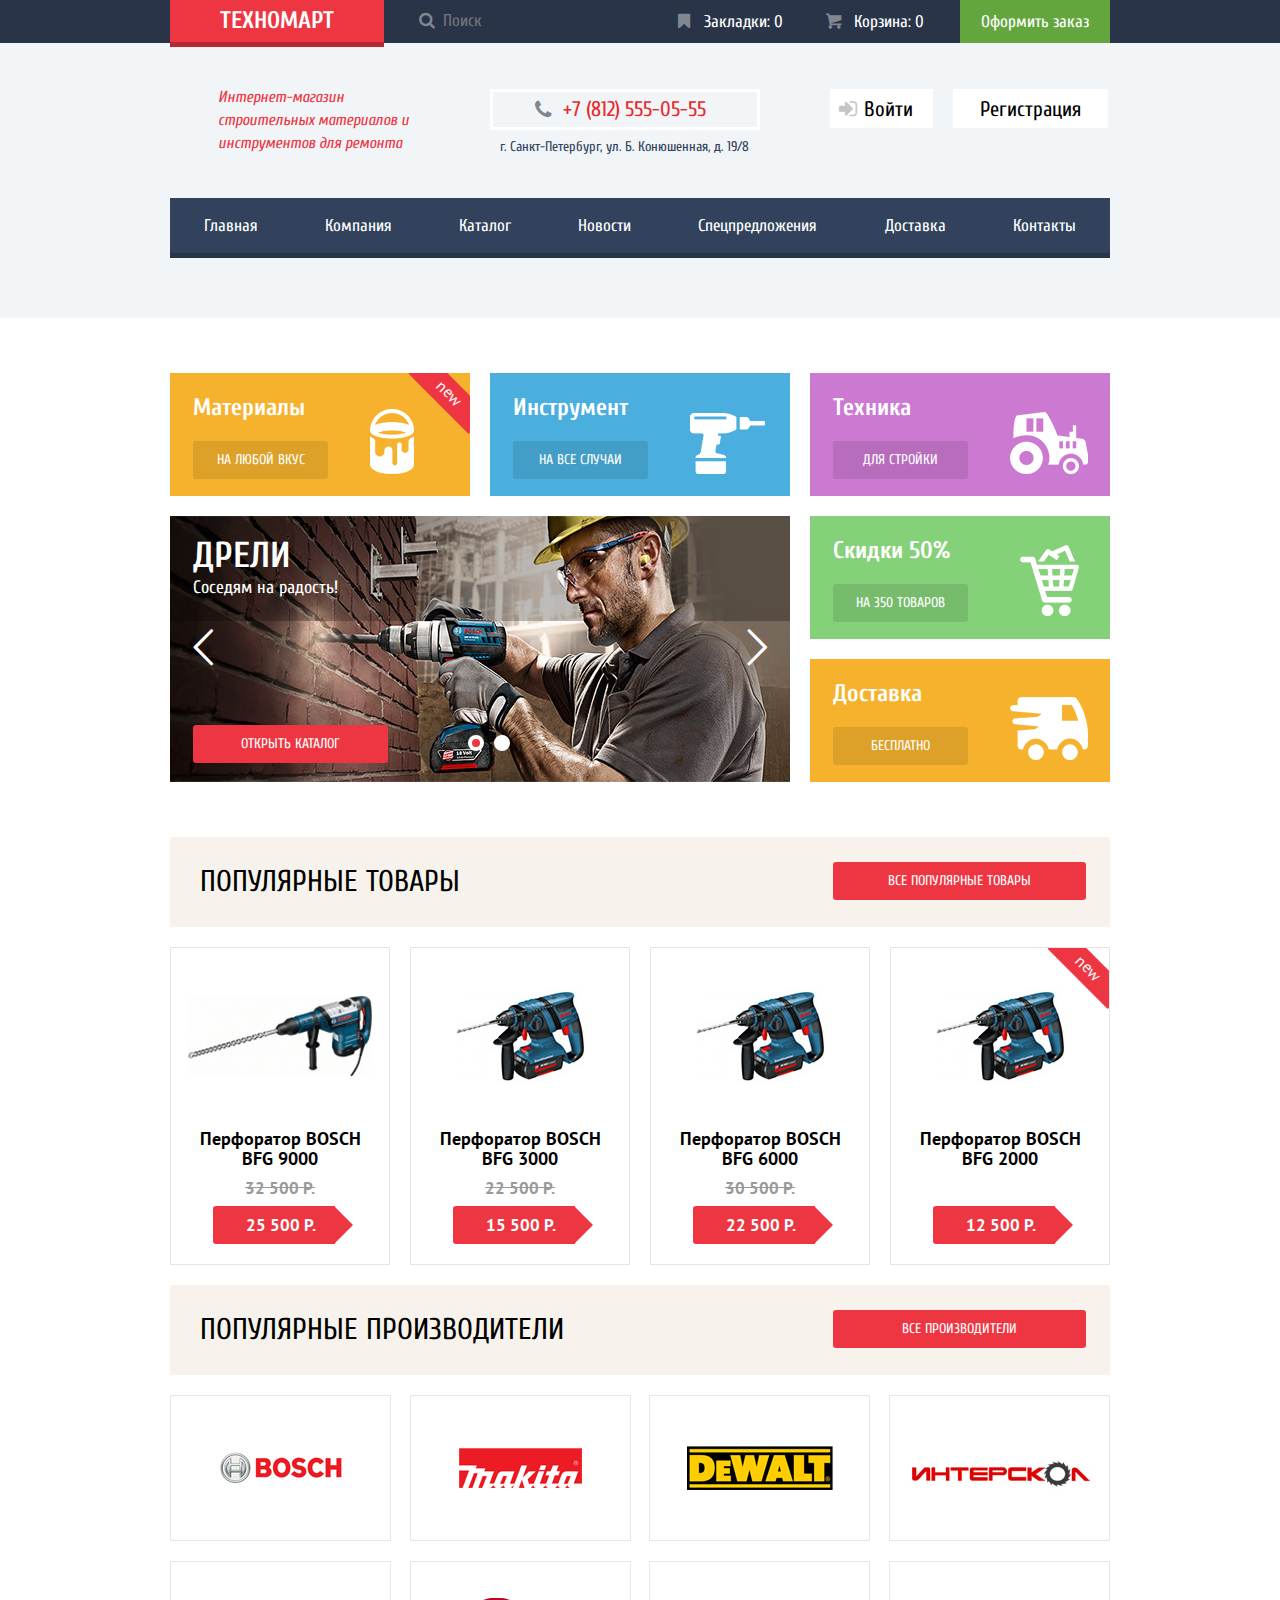
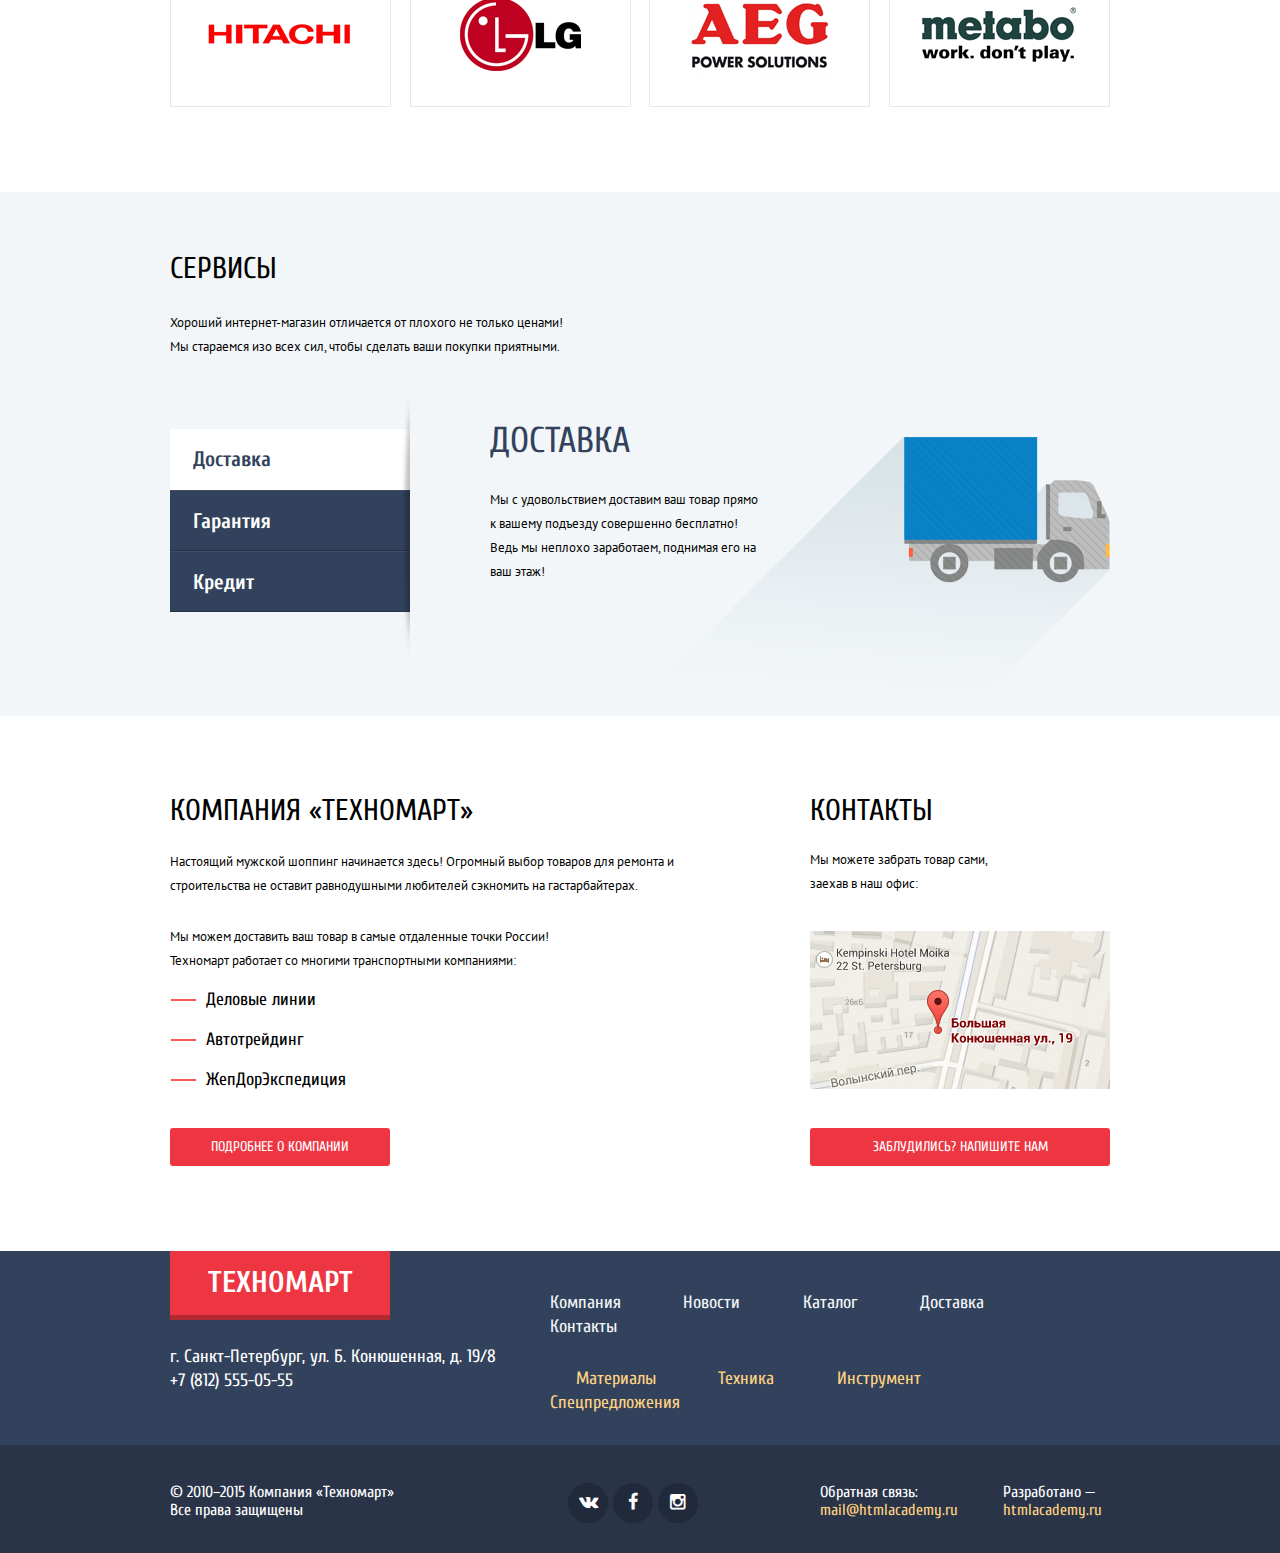
<file: index.html>
<!DOCTYPE html>
<html lang="en">
<head>
	<meta charset="UTF-8">
	<title>Technomart - Index</title>
	<link rel="stylesheet" href="css/normalize.css">
	<link rel="stylesheet" href="css/style.css">
	<link href='https://fonts.googleapis.com/css?family=Cuprum:400,700&subset=latin,cyrillic' rel='stylesheet' type='text/css'>
	<link href='https://fonts.googleapis.com/css?family=PT+Sans:400,700,700italic,400italic&subset=latin,cyrillic' rel='stylesheet' type='text/css'>
</head>
<body>

<!-- Хедер поделённый на верхнее меню и кнопки навигации -->
	<header class="main-header">
		<div class="top-header">
			<div class="container clearfix">
				<div class="top-header-left clearfix">
					<a href="index.html" class="link-techmarket">Техномарт</a>
					<input type="text" class="header-search" name="header-search" id="header-search" placeholder="Поиск">
					<label class="icon-search" for="header-search"></label>
				</div>
				<div class="top-header-right clearfix">
					<a href="#" class="bookmark-link icon-bookmark">Закладки: 0</a>
					<a href="#" class="basket-link icon-basket">Корзина: 0</a>
					<a href="#" class="green-header-link">Оформить заказ</a>
				</div>
			</div>
		</div>
		<div class="menu-header">
			<div class="container">
				<section class="middle-header clearfix">
					<h4>Интернет-магазин строительных материалов и инструментов для ремонта</h4>
					<div class="header-contacts">
						<p class="header-phone icon-phone">+7 (812) 555-05-55</p>
						<p class="header-adress">г. Санкт-Петербург, ул. Б. Конюшенная, д. 19/8</p>
					</div>
					<div class="header-authorization clearfix">
						<a href="#" class="header-btn entry-btn icon-login">Войти</a>
						<a href="#" class="header-btn">Регистрация</a>
					</div>
				</section>
				<ul class="main-navigation">
					<li><a href="index.html">Главная</a></li>
					<li><a href="#">Компания</a></li>
					<li><a href="catalog.html">Каталог</a></li>
					<li><a href="#">Новости</a></li>
					<li><a href="#">Спецпредложения</a></li>
					<li><a href="#">Доставка</a></li>
					<li><a href="#">Контакты</a></li>
				</ul>
			</div>
		</div>
	</header>

<!-- Контейнер с основным контентом -->
	<div class="container">

		<div class="category-items clearfix"> <!-- Секция карточек категорий -->
			<input type="radio" class="slider-input" name="slider-radio" id="radio1" checked="checked">
			<input type="radio" class="slider-input" name="slider-radio" id="radio2">
			<div class="slider-radio">
				<label for="radio1"></label>
				<label for="radio2"></label>
			</div>
			<article class="category-item category-item-materials new-element">
				<i class="sprite sprite-sprite-item-1"></i>
				<h3>Материалы</h3>
				<a href="#" class="btn btn-item">На любой вкус</a>
			</article>
			<article class="category-item category-item-instruments">
				<i class="sprite sprite-sprite-item-2"></i>
				<h3>Инструмент</h3>
				<a href="#" class="btn btn-item">На все случаи</a>
			</article>
			<article class="category-item category-item-technics">
				<i class="sprite sprite-sprite-item-3"></i>
				<h3>Техника</h3>
				<a href="#" class="btn btn-item">Для стройки</a>
			</article>
		  <article class="category-item big-category-item big-category-1">
		  	<h3 class="big-item-headline">Дрели</h3>
		  	<p>Соседям на радость!</p>
		  	<a href="#" class="btn btn-item btn-big-item">Открыть каталог</a>
		  </article> 
		  <article class="category-item big-category-item big-category-2">
		  	<h3 class="big-item-headline">Перфораторы</h3>
		  	<p>Настоящие мужские игрушки</p>
		  	<a href="#" class="btn btn-item btn-big-item">Открыть каталог</a>
		  </article>
			<article class="category-item category-item-discounts">
				<i class="sprite sprite-sprite-item-4"></i>
				<h3>Скидки 50%</h3>
				<a href="#" class="btn btn-item">На 350 товаров</a>
			</article>
			<article class="category-item category-item-delivery">
				<i class="sprite sprite-sprite-item-5"></i>
				<h3>Доставка</h3>
				<a href="#" class="btn btn-item">Бесплатно</a>
			</article>
		</div>

		<section class="popular"> <!-- Секция карточек популярных товаров -->
			<header class="popular-header clearfix">
				<h2>Популярные товары</h2>
				<a href="#" class="btn btn-popular">Все популярные товары</a>
			</header>
			<div class="popular-items clearfix">
				<div class="catalog-item">
					<div class="item-actions">
						<a href="#" class="buy btn icon-basket">Купить</a>
						<a href="#" class="bookmark btn">В закладки</a>		
					</div>
					<img src="img\catalog-item-1.jpg" alt="Перфоратор BOSCH BFG 9000">
					<p class="item-name">Перфоратор BOSCH BFG 9000</p>
					<p class="old-price">32 500 Р.</p>
					<p class="price">25 500 Р.</p>
				</div>
				<div class="catalog-item">
					<div class="item-actions">
						<a href="#" class="buy btn icon-basket">Купить</a>
						<a href="#" class="bookmark btn">В закладки</a>		
					</div>
					<img src="img\catalog-item-2.jpg" alt="Перфоратор BOSCH BFG 3000">
					<p class="item-name">Перфоратор BOSCH BFG 3000</p>
					<p class="old-price">22 500 Р.</p>
					<p class="price">15 500 Р.</p>
				</div>
				<div class="catalog-item">
					<div class="item-actions">
						<a href="#" class="buy btn icon-basket">Купить</a>
						<a href="#" class="bookmark btn">В закладки</a>		
					</div>
					<img src="img\catalog-item-3.jpg" alt="Перфоратор BOSCH BFG 6000">
					<p class="item-name">Перфоратор BOSCH BFG 6000</p>
					<p class="old-price">30 500 Р.</p>
					<p class="price">22 500 Р.</p>
				</div>
				<div class="catalog-item new-element">
					<div class="item-actions">
						<a href="#" class="buy btn icon-basket">Купить</a>
						<a href="#" class="bookmark btn">В закладки</a>		
					</div>
					<img src="img\catalog-item-2.jpg" alt="Перфоратор BOSCH BFG 2000">
					<p class="item-name">Перфоратор BOSCH BFG 2000</p>
					<p class="price">12 500 Р.</p>
				</div>
			</div>
		</section>

		<section class="popular"> <!-- Секция карточек популярных производителей -->
			<header class="popular-header clearfix">
				<h2>Популярные производители</h2>
				<a href="#" class="btn btn-popular">Все производители</a>
			</header>			
			<div class="popular-company clearfix">
				<a href="#" class="popular-item-company" alt="Bosch">Bosch</a>
				<a href="#" class="popular-item-company" alt="Makita">Makita</a>
				<a href="#" class="popular-item-company" alt="DeWalt">DeWalt</a>
				<a href="#" class="popular-item-company" alt="Интерскол">Интерскол</a>
				<a href="#" class="popular-item-company" alt="Hitachi">Hitachi</a>
				<a href="#" class="popular-item-company" alt="LG">LG</a>
				<a href="#" class="popular-item-company" alt="AEG">AEG</a>
				<a href="#" class="popular-item-company" alt="Metabo">Metabo</a>
			</div>
		</section>
	</div>

	<section class="services-features"> <!-- Секция сервисов + переключатель услуг и опций -->
		<div class="container">
			<h2>Сервисы</h2>
			<p class="services-features">Хороший интернет-магазин отличается от плохого не только ценами!
			Мы стараемся изо всех сил, чтобы сделать ваши покупки приятными.</p>
			<div class="features clearfix">
				<ul class="features-left">
					<li class="features-button features-button-active">Доставка</li>
					<li class="features-button">Гарантия</li>
					<li class="features-button">Кредит</li>
				</ul>
				<img src="img\separator.png" alt="sep" class="separator">
				<div class="features-right features-right-1 features-active">
					<h2 class="features-name">Доставка</h2>
					<p class="features-description">Мы с удовольствием доставим ваш товар прямо  к вашему подъезду совершенно бесплатно! Ведь мы неплохо заработаем, поднимая его на ваш этаж!</p>
				</div>
				<div class="features-right features-right-2">
					<h2 class="features-name">Гарантия</h2>
					<p class="features-description">Если купленный у нас товар поломается или заискрит, а также в случае пожара, спровоцированного его возгаранием,  вы всегда можете быть уверены в нашей гарантии. Мы 
					обменяем сгоревший товар на новый. Дом уж восстановите как-нибудь сами.</p>
				</div>
				<div class="features-right features-right-3">
					<h2 class="features-name">Кредит</h2>
					<p class="features-description">Залезть в долговую яму стало проще! 
					Кредитные консультанты придут вам на помощь.</p>
				</div>
			</div>
		</div>
	</section>

	<div class="container clearfix"> <!-- Описание и контакты -->
		<section class="company-description">
			<h2>Компания «Техномарт»</h2>
			<p>Настоящий мужской шоппинг начинается здесь! Огромный выбор товаров для ремонта и строительства не оставит равнодушными любителей сэкномить на гастарбайтерах.</p>
			<p>Мы можем доставить ваш товар в самые отдаленные точки России! Техномарт работает со многими транспортными компаниями: </p>
			<ul class="transport-companies">
				<li>Деловые линии</li>
				<li>Автотрейдинг</li>
				<li>ЖепДорЭкспедиция</li>
			</ul>
			<a href="#" class="btn btn-company-description">Подробнее о компании</a>
		</section>
		 <section class="contacts">
			<h2>Контакты</h2>
			<p>Мы можете забрать товар сами, заехав в наш офис:</p>
			<a href="#" class="map-action">
				<img src="img\map.jpg" alt="contact-map" class="contact-map" width="300" height="158">
			</a>
			<a href="#" class="btn btn-company-description popup-action">Заблудились? Напишите нам</a>
		 </section>
	</div>

	<footer> <!-- Футер, разделенный на две части -->	
		<div class="footer-top">
			<div class="container clearfix">
				<div class="footer-top-left">
					<a href="index.html" class="link-techmarket link-techmarket-footer">Техномарт</a>
					<p class="footer-adress">г. Санкт-Петербург, ул. Б. Конюшенная, д. 19/8</p>
					<p class="footer-phone">+7 (812) 555-05-55</p>
				</div>
				<div class="footer-top-right">
					<ul class="footer-navigation">
						<li><a href="index.html">Компания</a></li>
						<li><a href="#">Новости</a></li>
						<li><a href="catalog.html">Каталог</a></li>
						<li><a href="#">Доставка</a></li>
						<li><a href="#">Контакты</a></li>
					</ul>
					<ul class="footer-navigation footer-navigation-orange">
						<li><a href="#">Материалы</a></li>
						<li><a href="#">Техника</a></li>
						<li><a href="#">Инструмент</a></li>
						<li><a href="#">Спецпредложения</a></li>
					</ul>
				</div>
			</div>
		</div>
		<div class="footer-down">
			<div class="container clearfix">
				<div class="footer-down-item footer-copyright">
					<p>© 2010–2015 Компания «Техномарт»
						Все права защищены</p>
				</div>
				<div class="footer-down-item footer-social">
					<a href="#" class="icon-vk">Vkontate</a>
					<a href="#" class="icon-facebook">Facebook</a>
					<a href="#" class="icon-instagramm">Instagram</a>
				</div>
				<div class="footer-down-item footer-credits clearfix">
					<div class="footer-mail">
						<p>Обратная связь:</p>
						<a href="mailto:mail@htmlacademy.ru">mail@htmlacademy.ru</a>
					</div>	
					<div class="footer-develop">
						<p>Разработано — </p>
						<a href="#">htmlacademy.ru</a>
					</div>
				</div>
			</div>
		</div>
	</footer>


<!-- Всплывающая форма обратной связи -->
	<div class="modal-content">
		<div class="modal-content-close"></div>
		<form action="#" method="get">
			<div class="form-name-mail clearfix">
				<div class="form-name">
					<label for="input-name">Ваше имя:</label>
					<input type="text" id="input-name" name="input-name" placeholder="Представтесь пожалуйста">
				</div>
				<div class="form-mail">
					<label for="input-mail">Ваш e-mail:</label>
					<input type="e-mail" id="input-mail" name="input-mail" placeholder="Для отправки ответа">
				</div>
			</div>
			<label for="textarea1">Текст письма</label>
			<textarea name="text" id="textarea1" placeholder="В свободной форме"></textarea>
			<div class="modal-content-buttons clearfix">
				<button class="btn btn-send" type="submit">Отправить</button>
				<button class="btn btn-cancel">Отмена</button>
			</div>
		</form>
	</div>

<!-- Всплывающая карта -->
<div class="modal-map">
	<div class="modal-content-close"></div>
	<iframe src="https://www.google.com/maps/embed?pb=!1m18!1m12!1m3!1d1998.5991043651586!2d30.320894616097!3d59.938794181876254!2m3!1f0!2f0!3f0!3m2!1i1024!2i768!4f13.1!3m3!1m2!1s0x4696310fca5ba729%3A0xea9c53d4493c879f!2z0JHQvtC70YzRiNCw0Y8g0JrQvtC90Y7RiNC10L3QvdCw0Y8g0YPQuy4sIDE5LCDQodCw0L3QutGCLdCf0LXRgtC10YDQsdGD0YDQsywgMTkxMTg2!5e0!3m2!1sru!2sru!4v1457855021492" width="940" height="446" frameborder="0" style="border:0" allowfullscreen></iframe>
</div>

<script src="js/jquery-2.2.1.min.js"></script>
<script src="js/script.js"></script>
</body>
</html>
</file>
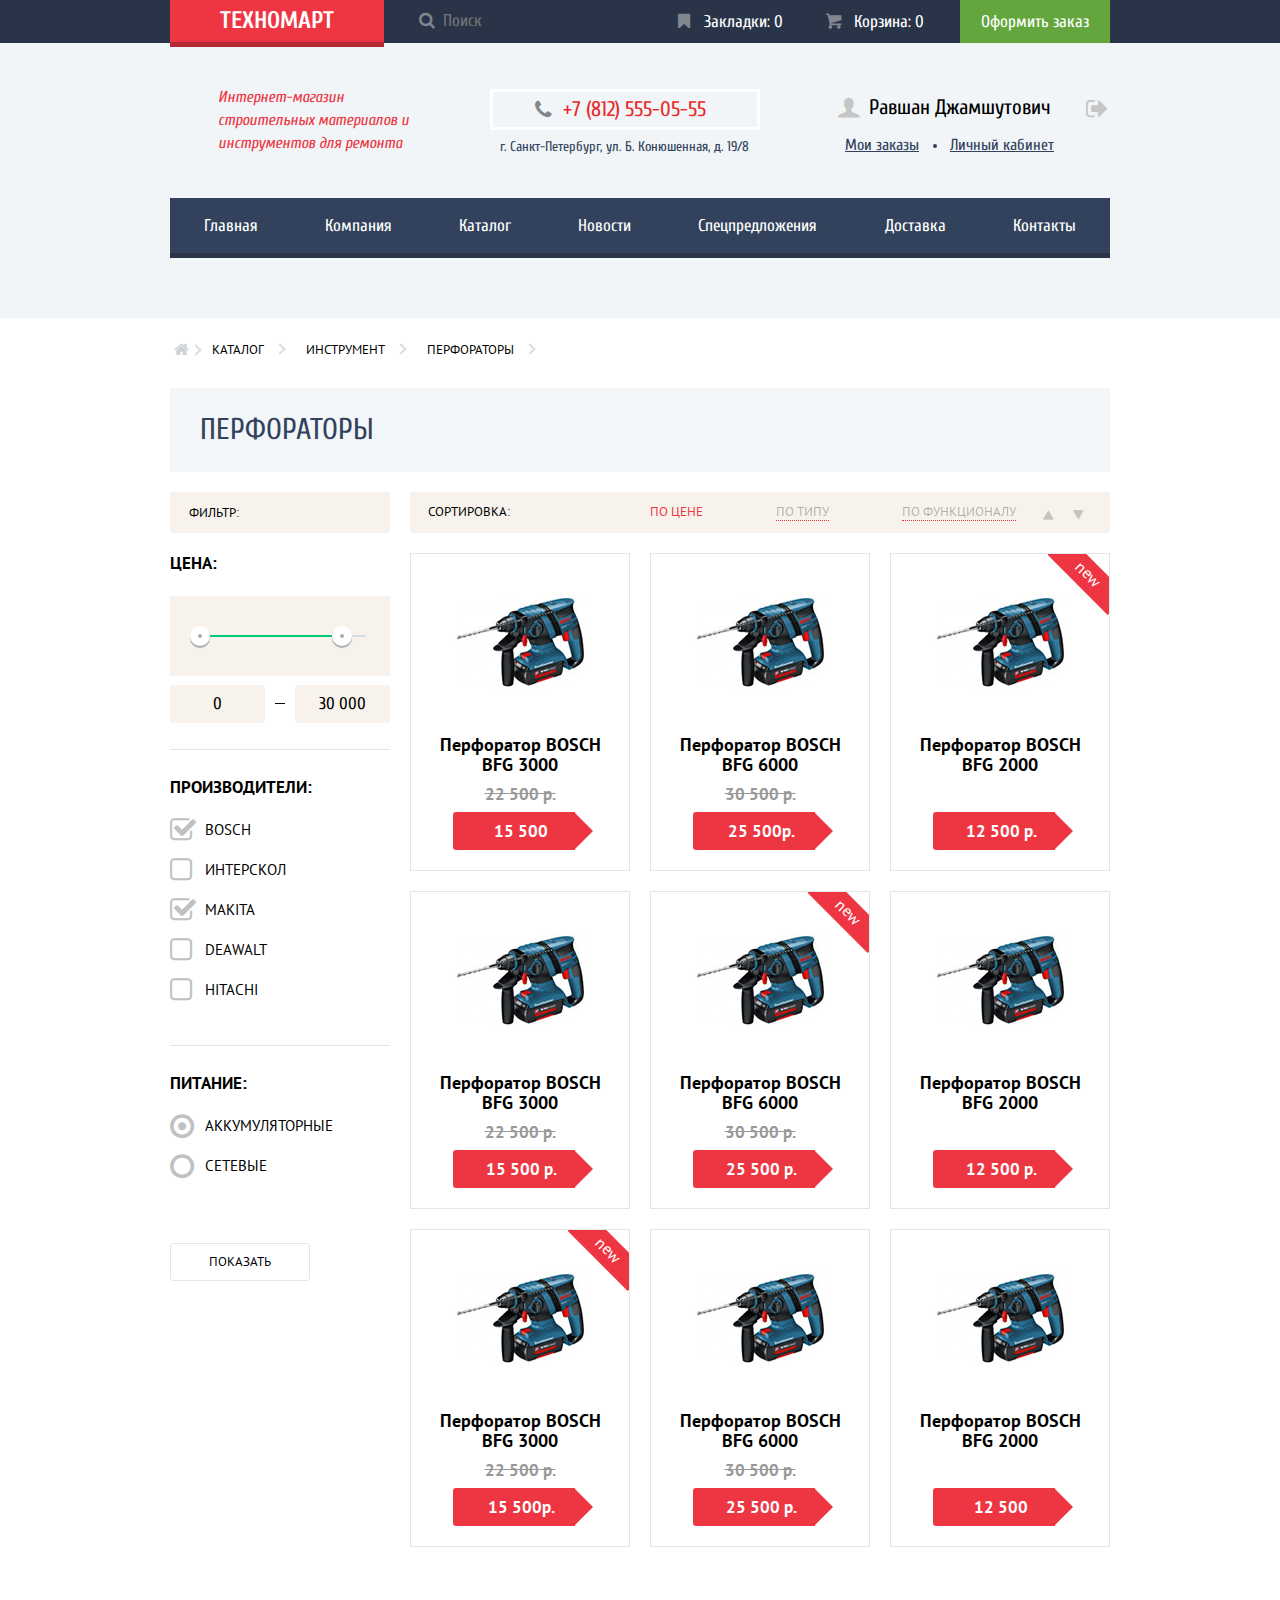
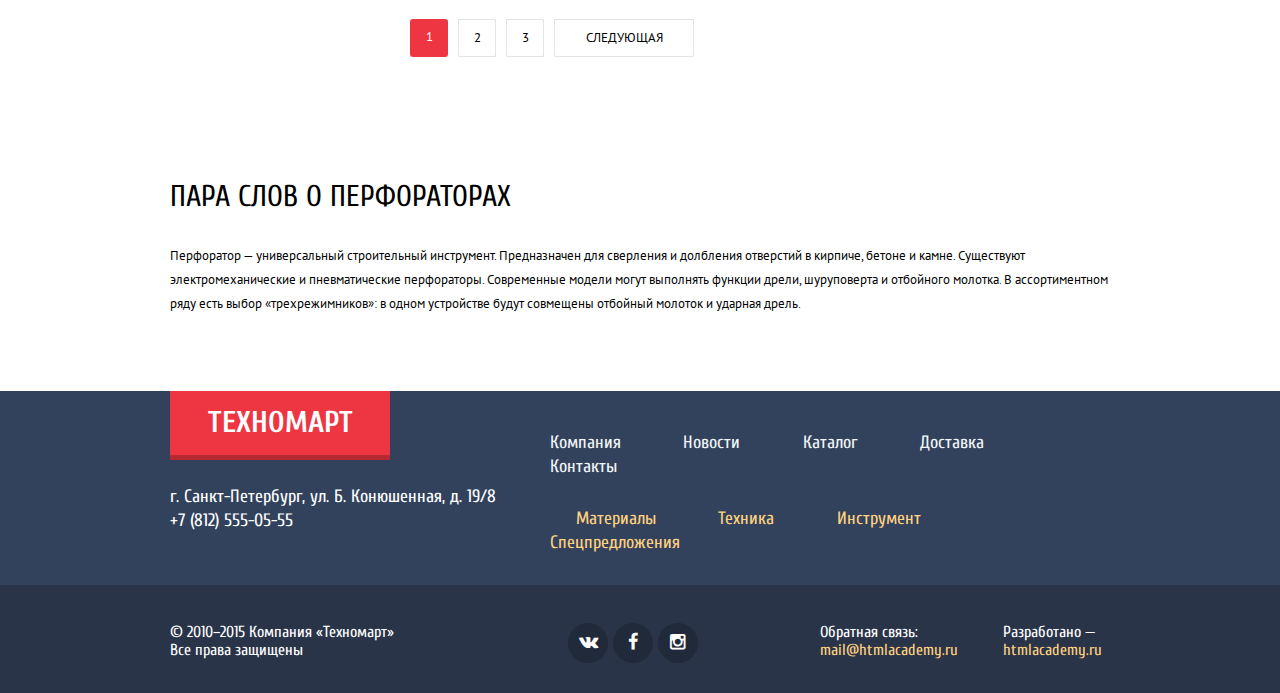
<file: catalog.html>
<!DOCTYPE html>
<html lang="en">
<head>
	<meta charset="UTF-8">
	<title>Technomart - Catalog</title>
	<link rel="stylesheet" href="css/normalize.css">
	<link rel="stylesheet" href="css/style.css">
	<link href='https://fonts.googleapis.com/css?family=Cuprum:400,700&subset=latin,cyrillic' rel='stylesheet' type='text/css'>
	<link href='https://fonts.googleapis.com/css?family=PT+Sans:400,700,700italic,400italic&subset=latin,cyrillic' rel='stylesheet' type='text/css'>
</head>
<body class="catalog">

<!-- Хедер поделённый на верхнее меню и кнопки навигации -->
	<header class="main-header">
		<div class="top-header">
			<div class="container clearfix">
				<div class="top-header-left clearfix">
					<a href="index.html" class="link-techmarket">Техномарт</a>
					<input type="text" class="header-search" name="header-search" id="header-search" placeholder="Поиск">
					<label class="icon-search" for="header-search"></label>
				</div>
				<div class="top-header-right clearfix">
					<a href="#" class="bookmark-link icon-bookmark">Закладки: 0</a>
					<a href="#" class="basket-link icon-basket">Корзина: 0</a>
					<a href="#" class="green-header-link">Оформить заказ</a>
				</div>
			</div>
		</div>
		<div class="menu-header">
			<div class="container">
				<section class="middle-header clearfix">
					<h4>Интернет-магазин строительных материалов и инструментов для ремонта</h4>
					<div class="header-contacts">
						<p class="header-phone icon-phone">+7 (812) 555-05-55</p>
						<p class="header-adress">г. Санкт-Петербург, ул. Б. Конюшенная, д. 19/8</p>
					</div>
					<div class="header-profile"> <!-- Отличие от главной страницы - профиль! -->
						<a href="#" class="header-profile-name icon-user">Равшан Джамшутович</a>
						<a href="#" class="header-logout icon-logout">logout</a>
						<div class="header-profile-link clearfix">
							<a href="#">Мои заказы</a>
							<a href="#">Личный кабинет</a>
						</div>
					</div>
				</section>
				<ul class="main-navigation">
					<li><a href="index.html">Главная</a></li>
					<li><a href="#">Компания</a></li>
					<li><a href="catalog.html">Каталог</a></li>
					<li><a href="#">Новости</a></li>
					<li><a href="#">Спецпредложения</a></li>
					<li><a href="#">Доставка</a></li>
					<li><a href="#">Контакты</a></li>
				</ul>
			</div>
		</div>
	</header>

	<!-- Основной контент каталога -->
	<div class="container clearfix">
		<ul class="breadcrumbs">
			<li><a href="index.html" class="icon-home">Главная</a></li>
			<li><a href="#">Каталог</a></li>
			<li><a href="#">Инструмент</a></li>
			<li><a href="#">Перфораторы</a></li>
		</ul>
		<h2 class="catalog-name">Перфораторы</h2>
		<form class="catalog-filter" action="#" method="get">
			<p>Фильтр:</p>
			<fieldset class="filterbar">
				<legend>Цена:</legend>	
				<div class="range">
					<div class="scale">
						<div class="bar"></div>
					</div>
					<div class="toggle min-toggle"></div>
          <div class="toggle max-toggle"></div>
				</div>
				<div class="wrapper-input clearfix">
					<input class="input-min" name="input-min" type="text" value="0">
					<input class="input-max" name="input-max" type="text" value="30 000">
				</div>
			</fieldset>
			<fieldset>
				<legend>Производители:</legend>
				<input type="checkbox" name="arr-checkbox[]" id="checkbox1" checked>
				<label for="checkbox1">Bosch</label>
				<input type="checkbox" name="arr-checkbox[]" id="checkbox2">
				<label for="checkbox2">Интерскол</label>
				<input type="checkbox" name="arr-checkbox[]" id="checkbox3" checked>
				<label for="checkbox3">Makita</label>
				<input type="checkbox" name="arr-checkbox[]" id="checkbox4">
				<label for="checkbox4">Deawalt</label>
				<input type="checkbox" name="arr-checkbox[]" id="checkbox5">
				<label for="checkbox5">Hitachi</label>
			</fieldset>
			<fieldset>
				<legend>Питание:</legend>
				<input type="radio" name="radio" id="radio1" checked>
				<label for="radio1">Аккумуляторные</label>
				<input type="radio" name="radio" id="radio2">
				<label for="radio2">Сетевые</label>
			</fieldset>
			<button type="submit">Показать</button>
		</form>
		<div class="catalog-right">
			<div class="search-filter clearfix"> 
				<div class="filter-left-wrapper clearfix">
					<p class="sort">Сортировка:</p>
					<ul>
						<li class="search-filter-active">По цене</li>
						<li><a href="#">По типу</a></li>
						<li><a href="#">По функционалу</a></li>
					</ul>
				</div>
				<div class="arrows clearfix">
					<a class="icon-up-dir" href="#">Up</a>
					<a class="icon-down-dir active-dir" href="#">Down</a>
				</div>
			</div>
			<div class="catalog">
			<div class="clearfix">
				<div class="catalog-item">
					<div class="item-actions">
						<a href="#" class="buy btn icon-basket">Купить</a>
						<a href="#" class="bookmark btn">В закладки</a>		
					</div>
					<a href="#"><img src="img\catalog-item-2.jpg" alt="Перфоратор BOSCH BFG 3000"></a>
					<p class="item-name">Перфоратор BOSCH BFG 3000</p>
					<p class="old-price">22 500 р.</p>
					<p class="price">15 500</p>
				</div>
				<div class="catalog-item">
					<div class="item-actions">
						<a href="#" class="buy btn icon-basket">Купить</a>
						<a href="#" class="bookmark btn">В закладки</a>		
					</div>
					<a href="#"><img src="img\catalog-item-3.jpg" alt="Перфоратор BOSCH BFG 6000"></a>
					<p class="item-name">Перфоратор BOSCH BFG 6000</p>
					<p class="old-price">30 500 р.</p>
					<p class="price">25 500р.</p>
				</div>
				<div class="catalog-item new-element">
					<div class="item-actions">
						<a href="#" class="buy btn icon-basket">Купить</a>
						<a href="#" class="bookmark btn">В закладки</a>		
					</div>
					<a href="#"><img src="img\catalog-item-2.jpg" alt="Перфоратор BOSCH BFG 2000"></a>
					<p class="item-name">Перфоратор BOSCH BFG 2000</p>
					<p class="price">12 500 р.</p>
				</div>
				<div class="catalog-item">
					<div class="item-actions">
						<a href="#" class="buy btn icon-basket">Купить</a>
						<a href="#" class="bookmark btn">В закладки</a>		
					</div>
					<a href="#"><img src="img\catalog-item-2.jpg" alt="Перфоратор BOSCH BFG 3000"></a>
					<p class="item-name">Перфоратор BOSCH BFG 3000</p>
					<p class="old-price">22 500 р.</p>
					<p class="price">15 500 р.</p>
				</div>
				<div class="catalog-item new-element">
					<div class="item-actions">
						<a href="#" class="buy btn icon-basket">Купить</a>
						<a href="#" class="bookmark btn">В закладки</a>		
					</div>
					<a href="#"><img src="img\catalog-item-3.jpg" alt="Перфоратор BOSCH BFG 6000"></a>
					<p class="item-name">Перфоратор BOSCH BFG 6000</p>
					<p class="old-price">30 500 р.</p>
					<p class="price">25 500 р.</p>
				</div>
				<div class="catalog-item">
					<div class="item-actions">
						<a href="#" class="buy btn icon-basket">Купить</a>
						<a href="#" class="bookmark btn">В закладки</a>		
					</div>
					<a href="#"><img src="img\catalog-item-2.jpg" alt="Перфоратор BOSCH BFG 2000"></a>
					<p class="item-name">Перфоратор BOSCH BFG 2000</p>
					<p class="price">12 500 р.</p>
				</div>
				<div class="catalog-item new-element">
					<div class="item-actions">
						<a href="#" class="buy btn icon-basket">Купить</a>
						<a href="#" class="bookmark btn">В закладки</a>		
					</div>
					<a href="#"><img src="img\catalog-item-2.jpg" alt="Перфоратор BOSCH BFG 3000"></a>
					<p class="item-name">Перфоратор BOSCH BFG 3000</p>
					<p class="old-price">22 500 р.</p>
					<p class="price">15 500р.</p>
				</div>
				<div class="catalog-item">
					<div class="item-actions">
						<a href="#" class="buy btn icon-basket">Купить</a>
						<a href="#" class="bookmark btn">В закладки</a>		
					</div>
					<a href="#"><img src="img\catalog-item-3.jpg" alt="Перфоратор BOSCH BFG 6000"></a>
					<p class="item-name">Перфоратор BOSCH BFG 6000</p>
					<p class="old-price">30 500 р.</p>
					<p class="price">25 500 р.</p>
				</div>
				<div class="catalog-item">
					<div class="item-actions">
						<a href="#" class="buy btn icon-basket">Купить</a>
						<a href="#" class="bookmark btn">В закладки</a>		
					</div>
					<a href="#"><img src="img\catalog-item-2.jpg" alt="Перфоратор BOSCH BFG 2000"></a>
					<p class="item-name">Перфоратор BOSCH BFG 2000</p>
					<p class="price">12 500</p>
				</div>
			</div>
				<ul class="paginator">
					<li class="page-active">1</li>
					<li><a href="#">2</a></li>
					<li><a href="#">3</a></li>
					<li class="paginator-next-link"><a href="#">Следующая</a></li>
				</ul>
			</div>
		</div>
	</div>

	<!-- Общие сведения о товаре -->
	<div class="description">
		<div class="container">
			<h2>Пара слов о перфораторах</h2>
			<p>Перфоратор — универсальный строительный инструмент. Предназначен для сверления и долбления отверстий в кирпиче, бетоне и камне. Существуют электромеханические и пневматические перфораторы. Современные модели могут выполнять функции дрели, шуруповерта и отбойного молотка. В ассортиментном ряду есть выбор «трехрежимников»: в одном устройстве будут совмещены отбойный молоток и ударная дрель.</p>
		</div>
	</div>

	<footer> <!-- Футер, разделенный на две части -->	
		<div class="footer-top">
			<div class="container clearfix">
				<div class="footer-top-left">
					<a href="index.html" class="link-techmarket link-techmarket-footer">Техномарт</a>
					<p class="footer-adress">г. Санкт-Петербург, ул. Б. Конюшенная, д. 19/8</p>
					<p class="footer-phone">+7 (812) 555-05-55</p>
				</div>
				<div class="footer-top-right">
					<ul class="footer-navigation">
						<li><a href="index.html">Компания</a></li>
						<li><a href="#">Новости</a></li>
						<li><a href="catalog.html">Каталог</a></li>
						<li><a href="#">Доставка</a></li>
						<li><a href="#">Контакты</a></li>
					</ul>
					<ul class="footer-navigation footer-navigation-orange">
						<li><a href="#">Материалы</a></li>
						<li><a href="#">Техника</a></li>
						<li><a href="#">Инструмент</a></li>
						<li><a href="#">Спецпредложения</a></li>
					</ul>
				</div>
			</div>
		</div>
		<div class="footer-down">
			<div class="container clearfix">
				<div class="footer-down-item footer-copyright">
					<p>© 2010–2015 Компания «Техномарт»
						Все права защищены</p>
				</div>
				<div class="footer-down-item footer-social">
					<a href="#" class="icon-vk">Vkontate</a>
					<a href="#" class="icon-facebook">Facebook</a>
					<a href="#" class="icon-instagramm">Instagram</a>
				</div>
				<div class="footer-down-item footer-credits clearfix">
					<div class="footer-mail">
						<p>Обратная связь:</p>
						<a href="mailto:mail@htmlacademy.ru">mail@htmlacademy.ru</a>
					</div>	
					<div class="footer-develop">
						<p>Разработано — </p>
						<a href="#">htmlacademy.ru</a>
					</div>
				</div>
			</div>
		</div>
	</footer>
	
	<script src="js/jquery-2.2.1.min.js"></script>
	<script src="js/script.js"></script>
</body>
</html>
</file>
<file: css/style.css>
@charset "UTF-8";

 @font-face {
  font-family: 'symbols-technomart';
  src: url('../font/symbols-technomart.eot?22619757');
  src: url('../font/symbols-technomart.eot?22619757#iefix') format('embedded-opentype'),
       url('../font/symbols-technomart.woff?22619757') format('woff'),
       url('../font/symbols-technomart.ttf?22619757') format('truetype'),
       url('../font/symbols-technomart.svg?22619757#symbols-technomart') format('svg');
  font-weight: normal;
  font-style: normal;
}
/* Chrome hack: SVG is rendered more smooth in Windozze. 100% magic, uncomment if you need it. */
/* Note, that will break hinting! In other OS-es font will be not as sharp as it could be */
/*
@media screen and (-webkit-min-device-pixel-ratio:0) {
  @font-face {
    font-family: 'symbols-technomart';
    src: url('../font/symbols-technomart.svg?22619757#symbols-technomart') format('svg');
  }
}
*/
 
 [class^="icon-"]:before, [class*=" icon-"]:before {
  font-family: "symbols-technomart";
  font-style: normal;
  font-weight: normal;
  speak: none;
 
  display: inline-block;
  text-decoration: inherit;
  width: 1em;
  margin-right: .2em;
  text-align: center;
  /* opacity: .8; */
 
  /* For safety - reset parent styles, that can break glyph codes*/
  font-variant: normal;
  text-transform: none;
     
  /* fix buttons height, for twitter bootstrap */
  line-height: 1em;
 
  /* Animation center compensation - margins should be symmetric */
  /* remove if not needed */
  margin-left: .2em;
 
  /* you can be more comfortable with increased icons size */
  /* font-size: 120%; */
 
  /* Uncomment for 3D effect */
  /* text-shadow: 1px 1px 1px rgba(127, 127, 127, 0.3); */
}
 
.icon-left:before { content: '\3c'; } /* '&lt;' */
.icon-right:before { content: '\3e'; } /* '&gt;' */
.icon-basket:before { content: '\62'; } /* 'b' */
.icon-facebook:before { content: '\66'; } /* 'f' */
.icon-twitter:before { content: '\74'; } /* 't' */
.icon-vk:before { content: '\76'; } /* 'v' */
.icon-up:before { content: '\2c4'; } /* '˄' */
.icon-down:before { content: '\2c5'; } /* '˅' */
.icon-left-big:before { content: '\2190'; } /* '←' */
.icon-right-big:before { content: '\2192'; } /* '→' */
.icon-login:before { content: '\2386'; } /* '⎆' */
.icon-logout:before { content: '\241b'; } /* '␛' */
.icon-up-dir:before { content: '\25b2'; } /* '▲' */
.icon-down-dir:before { content: '\25bc'; } /* '▼' */
.icon-circle:before { content: '\25cb'; } /* '○' */
.icon-circle-dot:before { content: '\25cf'; } /* '●' */
.icon-star:before { content: '\2605'; } /* '★' */s
.icon-check-off:before { content: '\2610'; } /* '☐' */
.icon-check-on:before { content: '\2611'; } /* '☑' */
.icon-youtube:before { content: '\f39e'; } /* '' */
.icon-home:before { content: '\1f3e0'; } /* '\1f3e0' */
.icon-user:before { content: '\1f468'; } /* '\1f468' */
.icon-phone:before { content: '\1f4de'; } /* '\1f4de' */
.icon-instagramm:before { content: '\1f4f7'; } /* '\1f4f7' */
.icon-search:before { content: '\1f50d'; } /* '\1f50d' */
.icon-bookmark:before { content: '\1f516'; } /* '\1f516' */

body {
	font-family: "Cuprum", Arial, sans-serif;
	font-size: 14px;
	line-height: 18px;
}

.clearfix:after {
	content: '';
	display: table;
	clear: both;
}

h2 {
	font-size: 30px;
	line-height: 24px;
	text-transform: uppercase;
	font-weight: 400;
}

h3 {
	font-weight: 400;
	font-size: 24px;
	font-weight: bold;
	line-height: 30px;
}

h4 {
	font-style: italic;
	font-size: 16px;
	line-height: 23px;
	font-weight: 400;
}

.container {
	margin: 0 auto;
	width: 940px;
}

/*************************************************/
/********************HEADER***********************/
/*************************************************/
.top-header {
	background-color: #293449;
}

	.top-header a {
		color: #fff;
	}

.top-header-left {
	position: relative;
	float: left;
	width: 490px;
}

.link-techmarket {
	display: block;
	position: relative;
	float: left;
	background-color: #ee3643;
	text-decoration: none;
	font-weight: bold;
	font-size: 24px;
	line-height: 26px;
	text-transform: uppercase;
	padding: 8px 50px;
}

.link-techmarket:hover {
	background-color: #ca2c37;
}

.link-techmarket:active {
	background-color: #ba2732;
}

.link-techmarket:after {
	position: absolute;
	display: block;
	content: "";
	height: 5px;
	width: 100%;
	bottom: -5px;
	left:0;
	right: 0;
	background-color: #b52933;
}

.header-search {
	float: right;
	padding: 12px 56.5px;
	margin: 0;
	border: none;
	font-size: 17px;
	line-height: 18px;
	background-color: #293449;
	color: #fff;
	-webkit-box-sizing: border-box;
	-moz-box-sizing: border-box;
	box-sizing: border-box;
	width: 274px;
}

.header-search:hover {
	background-color: #212a3a;
}

.header-search:focus {
	background-color: #fff;
	color: #000;
	outline: none;
}

label[class="icon-search"]:before {
	font-size: 17px;
	position: absolute;
	top: 12px;
	left: 245px;
	color: #81868f;
}

.header-search:hover + label[class="icon-search"]:before {
	color: #fff;
}

.header-search:focus + label[class="icon-search"]:before {
	color: #ee3643;
}

.top-header-right {
	float: right;
	width: 450px;
}

	.top-header-right a {
		position: relative;
		float: left;
		display: block;
		width: 33.3%;
		padding: 12.5px 0;
		padding-left: 44px;
		text-decoration: none;
		font-size: 17px;
		line-height: 18px;
		color: #fff;
		-webkit-box-sizing: border-box;
		-moz-box-sizing: border-box;
		box-sizing: border-box;
	}

	.top-header-right a:hover {
		background-color: #212a3a;
	}

	.top-header-right a:active {
		background-color: #161d29;
	}

	.top-header-right a:hover:before {
		color: #fff;
	}

	.top-header-right a:active:before {
		color: #a7a8ab;
	}

.bookmark-link:before {
	position: absolute;
	left: 12px;
	color: #81868f;
}

.basket-link:before {
	position: absolute;
	left: 12px;
	color: #81868f;
}

a.green-header-link {
	background-color: #63a63e;
	padding-left: 0;
	text-align: center;
}

a.green-header-link:hover {
	background-color: #5fbb2d;
}

a.green-header-link:active {
	background-color: #518534;
}

.menu-header {
	background-color: #f1f5f7;
	padding-bottom: 60px;
}

a.menu-header {
	background-color: #f2f6f8;
}

 .middle-header h4 {
 		float: left;
 		width: 300px;
 		color: #ee3643;
 		margin: 0;
 		padding: 43px 48px;
 		-webkit-box-sizing: border-box;
 		-moz-box-sizing: border-box;
 		box-sizing: border-box;
 }

.header-contacts {
	float: left;
	width: 340px;
}

.header-phone {
	position: relative;
	display: block;
	margin: 46px 50px 0 20px;
	padding: 9px 40px 9px 70px;
	font-size: 21px;
	line-height: 16.93px;
	color: #e9292a;
	border: 3px solid #fff;
}

.header-phone:before {
	position: absolute;
	color: #81868f;
	left: 35px;
	top: 7px;
}

.header-adress {
	display: block;
	font-size: 14px;
	line-height: 24px;
	color: #32425c;
	margin: 0;
	margin-left: 30px;
	margin-top: 5px;
}

.header-authorization {
	float: right;
	width: 300px;
}

.header-profile {
	position: relative;
	float: right;
	width: 300px;
}

.header-profile-name {
	position: relative;
	display: block;
	margin: 0;
	text-align: center;
	font-size: 21px;
	line-height: 18px;
	margin-top: 55px;
	margin-bottom: 20px;
	text-decoration: none;
	color: #000;
}

	.header-profile-name:active {
		color: #b0b0b0;
	}

.header-profile-name:before {
	position: absolute;
	left: 24px;
	top: -1px;
	color: #c5c5c5;
}

.header-profile-name:hover:before {
	color: #101013;
} 

.header-profile-name:active:before {
	color: #b0b0b0;
}

.header-logout {
	text-decoration: none;
	position: absolute;
	font-size: 0;
}

.header-logout:before {
	position: absolute;
	font-size: 24px;
	color: #c5c5c5;
	top: -39px;
	left: 270px;
}

.header-logout:hover:before {
	color: #32425c;
}

.header-logout:active:before {
	color: #c5c5c5;
}

.header-profile-link {
	position: relative;
}

.header-profile-link a {
	font-size: 16px;
	line-height: 18px;
	color: #32425c;
	margin-left: 35px;
}

.header-profile-link a:last-of-type{
	margin-left: 27px;
}

	.header-profile-link a:hover {
		color: #ee3643;
	}

	.header-profile-link a:active {
		color: #b0b0b0;
	}

.header-profile-link:first-of-type:after {
	position: absolute;
	display: block;
	content: '';
	background: #32425c;
	height: 4px;
	width: 4px;
	left: 123px;
	bottom: 7px;
	border-radius: 50%;
}

.header-btn {
	position: relative;
	display: block;
	float: left;
	background-color: #fff;
	text-decoration: none;
	font-size: 21px;
	font-weight: 18px;
	color: #000;
	margin-top: 46px;
	margin-left: 20px;
	padding: 10.5px 27px;
}

.entry-btn {
	padding-left: 34px;
	padding-right: 20px;
}

.header-btn:before {
	position: absolute;
	left: 3px;
	top: 9px;
	color: #c5c5c5;
}

.header-btn:hover {
	color: #ee3643;
}

.header-btn:hover:before {
	color: #32425c;
}

.header-btn:active {
	color: rgba(0, 0, 0, 0.28);
}

.header-btn:active:before {
	color: #c5c5c5;
}

.main-navigation {
	margin: 0;
	padding: 0;
	background-color: #32425c;
	list-style-type: none;
	font-size: 0;
	border-bottom: 5px solid #293449;
}

	.main-navigation li {
		display: inline-block;
	}

	.main-navigation a {
		display: block;
		color: #fff;
		text-decoration: none;
		font-size: 17px;
		line-height: 17px;
		padding: 19px 33.6px;
	}

	.main-navigation a:hover {
		background-color: #293449;
	}

	.main-navigation a:active {
		color: rgba(255, 255, 255, 0.5);
	}

	.main-header{
		margin-bottom: 55px;
	}

	.catalog .main-header {
		margin-bottom: 23px;
	}

/*************************************************/
/*********************FOOTER**********************/
/*************************************************/
footer {
	color: #fff;
}

.footer-top {
	background-color: #32425c;
}

	.footer-top a {
		color: #fff;
	}

.footer-top-left {
	float: left;
	width: 370px;
}

	.footer-top-left p {
		display: block;
		margin: 0;
		font-size: 18px;
		line-height: 24px;
	}

	.footer-top-left p:last-child {
		margin-bottom: 52px;
	}

.link-techmarket-footer {
	float: none;
	font-size: 30px;
	line-height: 30px;
	width: 220px;
	padding: 17px 0;
	text-align: center;
	-webkit-box-sizing: border-box;
	-moz-box-sizing: border-box;
	box-sizing: border-box;
	margin-bottom: 30px;
}

.footer-top-right {
	float: right;
	width: 570px;
}

.footer-navigation {
	padding: 0;
	margin: 0;
	list-style-type: none;
	margin-top: 40px;
}

	.footer-navigation li {
		display: inline-block;
	}

	.footer-navigation a {
		color: #f1f5f7;
		text-decoration: none;
		font-size: 18px;
		line-height: 24px;
		margin: 0 48.4px 0 10px;
	}

	.footer-navigation a:hover {
		text-decoration: underline;	
	}

	.footer-navigation a:active {
		opacity: .5;
		text-decoration: none;
	}

	.footer-navigation li:last-child a {
		margin-right: 0;
	}

.footer-navigation-orange {
	margin-top: 28px;
}

	.footer-navigation-orange a {
		color: #ffd180;
	} 

	.footer-navigation-orange li:first-child a {
		margin-left: 36px;
	}

.footer-down {
	background-color: #293449;
}

	.footer-down a {
		color: #fff;
	}

.footer-down-item {
	float: left;
	width: 33%;
	margin-top: 38px;
	margin-bottom: 30px;
	font-size: 16px;
	line-height: 18px;
}

.footer-copyright p  {
	display: block;
	margin: 0;
	width: 230px;
}

.footer-social {
	font-size: 0;
	text-align: center;
}

.footer-social a {
	position: relative;
	display: inline-block;
	height: 40px;
	width: 40px;
	background-color: #212a3a;
	border-radius: 50%;
	margin-right: 5px;
	text-decoration: none;
}

.footer-social a:hover {
	background-color: #ee3643;
}

.footer-social a:before {
	position: relative;
	font-size: 18px;
	top: 10px;
}

.footer-credits {
	padding-left: 30px;
	-webkit-box-sizing: border-box;
	-moz-box-sizing: border-box;
	box-sizing: border-box;
}

.footer-credits p {
	margin: 0;
}

.footer-credits a {
	color: #ffd180;
	text-decoration: none;
}

.footer-credits a:hover {
	text-decoration: underline;
}

.footer-credits a:active {
	text-decoration: none;
	color: #ee3643;
}

.footer-mail {
	float: left;
	width: 65%;
}

.footer-develop {
	float: right;
	width: 35%;
}

/*************************************************/
/********************MAIN-PAGE********************/
/*************************************************/

.category-item {
	position: relative;
	width: 300px;
	float: left;
	min-height: 123px;
	margin-right: 20px;
	margin-bottom: 20px;
	-webkit-box-sizing: border-box;
	-moz-box-sizing: border-box;
	box-sizing: border-box;
	padding: 20px 23px 12px;
	background-color: #f6b22d;
	overflow: hidden;
}

.category-item:nth-of-type(3n){
	margin-right: 0;
}

.category-item:nth-of-type(5){
	margin-right: 0;
}

	.category-item h3 {
		margin: 0;
		color: #fff;
		font-size: 24px;
		line-height: 30px;
		font-weight: bold;
		margin-bottom: 18px;
	}

.new-element:after {
	position: absolute;
	display: block;
	content:'new';
	font-family: 'PT Sans', Arial, sans-serif;
	font-size: 16px;
	height: 28px;
	width: 85px;
	background: #ee3643;
	color: #fff;
	text-align: center;
	-webkit-box-sizing: border-box;
	-moz-box-sizing: border-box;
	box-sizing: border-box;
	padding-top: 3px;
	transform: rotate(45deg);
	top: 7px;
	right: -21px;
}

.btn {
	display: block;
	text-decoration: none;
	text-transform: uppercase;
	color: #fff;
	font-size: 14px;
	line-height: 38px;
	-webkit-box-sizing: border-box;
	-moz-box-sizing: border-box;
	box-sizing: border-box;
	background-color: #dda028;
	border-radius: 3px;
	text-align: center;
	height: 38px;
}

.btn:hover {
	background-color: #c58e24;
}

.btn:active {
	background-color: #ac7c1f;
}

.btn-item {
	width: 135px;
}

.category-item-instruments {
	background-color: #4aafde;
}

.category-item-instruments .btn {
	background-color: #429dc7;
}

.category-item-instruments .btn:hover {
	background-color: #3b8cb2;
}

.category-item-instruments .btn:active {
	background-color: #347a9b;
}

.category-item-technics {
	background-color: #cc79d1;
}

.category-item-technics .btn {
	background-color: #b76dbc;
}

.category-item-technics .btn:hover {
	background-color: #a361a7;
}

.category-item-technics .btn:active {
	background-color: #8e5492;
}

.category-item-discounts {
	background-color: #85d179;
	float: right;
}

.category-item-discounts .btn {
	background-color: #77bc6d;
}

.category-item-discounts .btn:hover {
	background-color: #6aa761;
}

.category-item-discounts .btn:active {
	background-color: #5d9254;
}

.category-item-delivery {
	float: right;
	margin-right: 0;
}

.big-category-item {
	position: relative;
	display: none;
	width: 620px;
	min-height: 266px;
	padding-top: 25px;
}

.big-category-item h3 {
	font-size: 36px;
	line-height: 30px;
	text-transform: uppercase;
	margin: 0;
	margin-bottom: 5px;
}

.big-category-item p {
	margin: 0;
	color: #fff;
	font-size: 18px;
	line-height: 24px;
	margin-bottom: 125px;
}

.big-category-item .btn {
	width: 195px;
	background-color: #ee3643;
}

.big-category-item .btn:hover {
	background-color: #ca2c37;
}

.big-category-item .btn:active {
	background-color: #ba2732;
}

.big-category-item:before {
	cursor: pointer;
	content: '\3c'; 
	position: absolute;
	display: block;
	font-family: "symbols-technomart";
  font-style: normal;
  font-weight: normal;
  font-size: 42px;
  color: #fff;
  top: 122px;
}

.big-category-item:after {
	cursor: pointer;
	content: '\3e'; 
	position: absolute;
	display: block;
	font-family: "symbols-technomart";
  font-style: normal;
  font-weight: normal;
  font-size: 42px;
  color: #fff;
  top: 122px;
  right: 23px;
}

.big-category-1 {
	background: url(../img/big-item-1.jpg) no-repeat;
}

.big-category-2 {
	background: url(../img/big-item-2.jpg) no-repeat;
}


/*SLIDER*/

.slider-radio {
	position: absolute;
	z-index: 10;
	left: 295px;
	bottom: 49px;
}

	.slider-radio label {
	 	display: inline-block;
	 	width:8px;
   	height:8px;
   	margin:0 3px;
   	background:#fff;
   	border:4px solid white;
   	vertical-align:top;
   	border-radius:50%;
   	cursor:pointer;
	}

#radio1:checked ~ .slider-radio label[for="radio1"],
#radio2:checked ~ .slider-radio label[for="radio2"] {
	background: #ee3643;
}

#radio1:checked ~ .big-category-1,
#radio2:checked ~ .big-category-2 {
	display: block;
}

.sprite {
		position: absolute;
    background-image: url(../img/spritesheet.png);
    background-repeat: no-repeat;
    display: block;
    left: 200px;
    bottom: 22px;
}

.sprite-sprite-item-1 {
    width: 44px;
    height: 65px;
    background-position: -5px -5px;
}

.sprite-sprite-item-2 {
    width: 75px;
    height: 61px;
    background-position: -59px -5px;
}

.sprite-sprite-item-3 {
    width: 78px;
    height: 62px;
    background-position: -59px -76px;
}

.sprite-sprite-item-4 {
    width: 59px;
    height: 72px;
    background-position: -147px -5px;
    left: 210px
}

.sprite-sprite-item-5 {
    width: 78px;
    height: 63px;
    background-position: -147px -87px;
}


.category-items {
	position: relative;
	margin-bottom: 35px;
}

.popular-header {
	background-color: #f7f3ec;
	margin-bottom: 20px;
}

 	.popular-header h2 {
 		display: block;
 		width: 60%;
 		float: left;
 		font-size: 30px;
 		line-height: 30px;
 		font-weight: normal;
 		text-transform: uppercase;
 		margin: 30px;
 		margin-right: 0;
 	}

  .popular-header .btn-popular {
 		width: 253px;
 		float: right;
 		margin-top: 25px;
 		margin-right: 24px;
 		background-color: #ee3643;
 	}

 	.btn-popular:hover {
 		background-color: #ca2c37;
 	}

 	.btn-popular:active {
 		background-color: #ba2732;
 	}

 .popular-items {
 	margin-bottom: 20px;
 }

.catalog-item {
	position: relative;
 	float: left;
 	width: 218px;
	min-height: 316px;
	border: 1px solid #e5e5e5;
 	margin-right: 20px;
 	overflow: hidden;
}

.catalog-item:nth-child(4n) {
	margin-right: 0;
}

	.catalog-item p {
		font-family: "PT Sans", Arial, sans-serif;
		font-weight: bold;
	}

	.catalog-item:hover {
	-webkit-box-shadow: 0 0 15px 5px rgba(41, 52, 73, 0.5);
	-moz-box-shadow: 0 0 15px 5px rgba(41, 52, 73, 0.5);
	-ms-box-shadow: 0 0 15px 5px rgba(41, 52, 73, 0.5);
	-o-box-shadow: 0 0 15px 5px rgba(41, 52, 73, 0.5);
	box-shadow: 0 0 15px 5px rgba(41, 52, 73, 0.5);
	}

.item-name {
	margin: 0;
	display: block;
	text-align: center;
	font-size: 18px;
	line-height: 20px;
	padding: 0 15px 10px;
}

.old-price {
	margin: 0;
	text-align: center;
	font-size: 17px;
	line-height: 18px;
	text-decoration: line-through;
	color: #999999;
}

.price {
	position: absolute;
	display: block;
	text-align: center;
	font-size: 17px;
	line-height: 18px;
	width: 122px;
	height: 38px;
	-webkit-box-sizing: border-box;
	-moz-box-sizing: border-box;
	box-sizing: border-box;
	background-color: #ee3643;
	color: #fff;
	padding: 10px 0;
	padding-left: 14px;
	border-radius: 3px 0 0 3px;
	bottom: 20px;
	margin: 0;
	left: 50%;
	margin-left: -67px;
}

	.price:after {
		display: block;
		position: absolute;
		content: "";
		width: 0;
		height: 0;
		border: 19px solid transparent;
		border-left: 19px solid #ee3643;
		right: -37px;
		top: 0;
	}

.item-actions {
	display: none;
	position: absolute;
	left: 42px;
	top: 43px;
}

	.item-actions .btn {
		width: 135px;
		background-color: #63a63e;
		border-bottom: 3px solid #367315;
		margin-bottom: 8px;
	}

	.item-actions .buy:before {
		position: absolute;
		font-size: 17px;
		color: #9cc38a;
		top: 9px;
		left: 10px;
	}

	.item-actions .buy:hover {
		background: #5fbb2d;
	}

	.item-actions .buy:hover:before {
		color: #fff;
	}

	.item-actions .buy:active {
		background: #518534;
		border-bottom: none;
	}

	.item-actions .buy:active:before {
		color: #fff;
	}

	.item-actions .bookmark {
		background: transparent;
		color: #32425c;
		border: 3px solid #63a63e;
		line-height: 32px;
	}

	.item-actions .bookmark:hover {
		border-color: #32425c;;
	}

	.item-actions .bookmark:active {
		border-color: #c1c6ce;
		color: #c1c6ce;
	}

	.catalog-item:hover img {
		opacity: 0.2;
	}

	.catalog-item:hover .item-actions {
		display: block;
		z-index: 2;
	}

.popular-item-company {
	float: left;
	display: block;
	width: 219px;
	height: 144px;
	border: 1px solid #e7e7e7;
	margin-bottom: 20px;
	margin-right: 18.6px;
	font-size: 0;
	background: url(../img/company-item-1.png) no-repeat 50% 50%;
}

	.popular-item-company:nth-of-type(4n) {
		margin-right: 0;
	}

.popular-item-company:nth-of-type(2) {
	background-image: url(../img/company-item-2.png); 
}

.popular-item-company:nth-of-type(3) {
	background-image: url(../img/company-item-3.png); 
}

.popular-item-company:nth-of-type(4) {
	background-image: url(../img/company-item-4.png); 
}

.popular-item-company:nth-of-type(5) {
	background-image: url(../img/company-item-5.png); 
}

.popular-item-company:nth-of-type(6) {
	background-image: url(../img/company-item-6.png); 
}

.popular-item-company:nth-of-type(7) {
	background-image: url(../img/company-item-7.png); 
}

.popular-item-company:nth-of-type(8) {
	background-image: url(../img/company-item-8.png); 
}

.popular-item-company:hover {
	-webkit-box-shadow: 0 0 15px 5px rgba(41, 52, 73, 0.5);
	-moz-box-shadow: 0 0 15px 5px rgba(41, 52, 73, 0.5);
	-ms-box-shadow: 0 0 15px 5px rgba(41, 52, 73, 0.5);
	-o-box-shadow: 0 0 15px 5px rgba(41, 52, 73, 0.5);
	box-shadow: 0 0 15px 5px rgba(41, 52, 73, 0.5);
}

.popular-item-company:active {
	-webkit-box-shadow: 0 0 6px 2px rgba(41, 52, 73, 0.5);
	-moz-box-shadow: 0 0 6px 2px rgba(41, 52, 73, 0.5);
	-ms-box-shadow: 0 0 6px 2px rgba(41, 52, 73, 0.5);
	-o-box-shadow: 0 0 6px 2px rgba(41, 52, 73, 0.5);
	box-shadow: 0 0 6px 2px rgba(41, 52, 73, 0.5);
	opacity: .4;
}

.popular:nth-of-type(2) {
	margin-bottom: 65px;
}


.services-features {
	background-color: #f2f6f8;
	margin-bottom: 58px;
}

	.services-features h2 {
		display: block;
		font-weight: normal;
		margin: 0;
		padding-top: 65px;
		margin-bottom: 30px;
	}

	.services-features p {
		display: block;
		width: 400px;
		font-family: 'PT Sans', Arial, sans-serif;
		font-size: 13px;
		line-height: 24px;
		margin: 0;
		margin-bottom: 70px;
	}

.features-left {
	padding: 0;
	margin: 0;
	float: left;
	width: 240px;
	list-style-type: none;
}

.features-button {
	display: block;
	-webkit-box-sizing: border-box;
	-moz-box-sizing: border-box;
	box-sizing: border-box;
	background-color: #32425c;
	color: #fff;
	font-size: 21px;
	line-height: 30px;
	font-weight: bold;
	border-bottom: 1px solid #293449;
	border-top: 1px solid #405069;
	height: 61px;
	padding: 15px 23px;
}

	.features-button:hover {
		background-color: #293449;
		cursor: pointer;
	}

.features-button-active {
	color: #32425c;
	background-color: #fff;
	border: none;
}

	.features-button-active:hover {
		cursor: auto;
		background-color: #fff;
	}

	.separator {
		position: relative;	
		z-index: 2;
		right: 10px;	
		bottom: 40px;
	}

.features-right {
	display: none;
	float: right;
	width: 620px;
	min-height: 277px;
	background: url(../img/car.png) no-repeat right; 
}

	.features-right h2 {
		padding-top: 0;
		margin: 0;
		font-size: 36px;
		line-height: 24px;
		color: #32425c;
	}

	.features-right p {
		margin-top: 35px;
		display: block;
		width: 275px;
	}

.features-right-1 {
	background: url(../img/car.png) no-repeat right; 
}

.features-right-2 {
	background: url(../img/garanty.png) no-repeat right; 
}

.features-right-3 {
	background: url(../img/credit.png) no-repeat right; 
}

.features-active {
	display: block;
}

.features {
	padding-bottom: 10px;
}

.company-description {
	float: left;
	width: 640px;
}

	.company-description p {
		font-family: 'PT Sans', Arial, sans-serif;
		font-size: 13px;
		line-height: 24px;
		width: 520px;
		margin-top: 27px;
	}

.transport-companies {
	padding: 0;
	margin: 0;
	list-style-type: none;
	margin-bottom: 38px;
}
	.transport-companies li {
		font-size: 18px;
		line-height: 20px;
		margin-bottom: 18px;
		margin-left: 36px;
	}

	.transport-companies li:before {
		position: relative;
		display: block;
		content: '';
		height: 2px;
		width: 25px;
		background-color: #fb565a;
		top: 11px;
		right: 35px;
	}

	.company-description p:nth-of-type(2) {
		width: 390px;
		margin-bottom: 15px;
	}

.btn-company-description {
	background-color: #ee3643;
	width: 220px;
	margin-bottom: 85px;
}

.btn-company-description:hover {
	background-color: #ca2c37;
}

.btn-company-description:active {
	background-color: #ba2732;
}

.contacts {
	float: right;
	width: 300px;
}

	.contacts p {
		font-family: 'PT Sans', Arial, sans-serif;
		font-size: 13px;
		line-height: 24px;
		width: 190px;
		margin-bottom: 35px;
	}

.contact-map {
	margin-bottom: 34px;
}

	.contacts .btn-company-description {
		width: 100%;
	}

/*************************************************/
/********************CATALOG**********************/
/*************************************************/

.breadcrumbs {
	margin: 0;
	padding: 0;
	list-style-type: none;
	margin-bottom: 22px;
}

	.breadcrumbs li {
		display: inline-block;
		margin-right: 38px;
	}

	.breadcrumbs a {
		position: relative;
		font-family: 'PT Sans', Arial, sans-serif;
		text-transform: uppercase;
		font-size: 13px;
		line-height: 18px;
		text-decoration: none;
		color: #000;
	}

	.breadcrumbs li:first-of-type a {
		font-size: 0;
	}

	.breadcrumbs li:first-of-type a:before {
		font-size: 16px;
		position: absolute;
		color: #ced2d8;
	}

	.breadcrumbs a:after {
		position: absolute;
		display: block;
		content: '';
		height: 6px;
		width: 6px;
		border-right: 2px solid #dbdee2;
		border-bottom: 2px solid #dbdee2;
		top: 4px;
		right: -20px;
		transform: rotate(-45deg);
	}

	.breadcrumbs li:first-of-type a:after {
		right: -30px;
		top: -8px;
	}

.catalog-name {
	background-color: #f2f6f8;
	color: #32425c;
	padding: 30px;
	margin-bottom: 20px;
}

.catalog-filter {
	float: left;
	width: 220px;
}

.catalog-filter p {
	display: block;
	margin: 0;
	font-family: 'PT Sans', Arial, sans-serif;
	font-size: 13px;
	line-height: 17px;
	text-transform: uppercase;
	background-color: #f7f3ec;
	padding: 12px 19px;
	margin-bottom: 15px;
	border-radius: 3px;
}

.catalog-filter fieldset {
	border: none;
	padding: 0;
	margin: 0;
	border-bottom: 1px solid #e5e5e5;
	padding-bottom: 25px;
	margin-bottom: 22px;
}

.catalog-filter fieldset:last-of-type {
	border-bottom: none;
}

.catalog-filter legend {
	font-family: 'PT Sans', Arial, sans-serif;
	font-size: 17px;
	line-height: 30px;
	font-weight: 700;
	text-transform: uppercase;
	margin-bottom: 18px;
}

.range {
	position: relative;
	background: #f7f3ec;
	height: 80px;
	margin-bottom: 9px;
	padding-top: 39px;
	-webkit-box-sizing: border-box;
	-moz-box-sizing: border-box;
	box-sizing: border-box;
}

	.range .scale {
		height: 2px;
		width: 170px;
		background: #d7dcde;
		margin-left: 26px;
	}

	.range .scale .bar {
		height: 2px;
		width: 142px;
		background: #00ca74;
	}

	.range .toggle {
		position: absolute;
		width: 4px;
		height: 4px;
		background: #ababab;
		border: 8px solid #fff;
		border-radius: 50%;
		top: 30px;
		left: 20px;
		box-shadow: 0 2px 1px 0 #ababab;
	}

	.range .max-toggle {
		left: 162px;
	}

	.range .toggle:hover {
		cursor: pointer;
		background: #00ca74;
	}

.wrapper-input input{
	position: relative;
	display: block;
	width: 95px;
	height: 38px;
	-webkit-box-sizing: border-box;
	-moz-box-sizing: border-box;
	box-sizing: border-box;
	font-size: 17px;
	line-height: 18px;
	text-align: center;
	border: none;
	background-color: #f7f3ec;
	border-radius: 3px;
}

.wrapper-input input:focus {
	outline: none;
}

.input-min {
	float: left;
}

.input-max {
	float: right;
}

	.wrapper-input:after {
		position: relative;
		display: block;
		content:'';
		background: #000;
		height: 1px;
		width: 10px;
		top: -20px;
		right: -105px;
	}


input[type="checkbox"] + label , input[type="radio"] + label {
	position: relative;
	display: block;
	font-family: 'PT Sans', Arial, sans-serif;
	font-size: 15px;
	line-height: 20px;
	text-transform: uppercase;
	margin-bottom: 20px;
	margin-left: 35px;
	cursor: pointer;
}

input[type="checkbox"], input[type="radio"] {
	display: none;
}

input[type="checkbox"] + label:before {
	position: absolute;
	display: block;
	font-size: 28px;
	content: "\2610";
	font-family: "symbols-technomart";
	color: #c1c1c1;
	left: -35px;
}

input[type="checkbox"]:checked + label:before {
	content: '\2611';
}

input[type="radio"] + label:before {
	position: absolute;
	display: block;
	font-size: 28px;
	content: "\25cb";
	font-family: "symbols-technomart";
	color: #c1c1c1;
	left: -35px;
}

input[type="radio"]:checked + label:before {
	content: '\25cf';
}

input[type="checkbox"] + label:hover:before  , input[type="radio"] + label:hover:before {
	color: #b5b5b5;
}


.catalog-filter button[type="submit"] {
	font-size: 13px;
	line-height: 18px;
	font-family: 'PT Sans', Arial, sans-serif;
	text-transform: uppercase;
	-webkit-box-sizing: border-box;
	-moz-box-sizing: border-box;
	box-sizing: border-box;
	height: 38px;
	width: 140px;
	background: #fff;
	border:1px solid #e5e5e5;
	border-radius: 3px;
	outline: none;
}

.catalog-filter button[type="submit"]:hover {
	border-color: #bdc6ca;
}

.catalog-filter button[type="submit"]:active {
	border-color: #ee3643;
}

input[type="checkbox"]:disabled + label, input[type="radio"]:disabled + label {
	color: #eaeaea;
}

input[type="checkbox"]:disabled + label:before, input[type="radio"]:disabled + label:before {
	color: #eaeaea;
}

.catalog-right {
	float: right;
	width: 700px;
}

.search-filter {
	background-color: #f7f3ec;
	border-radius: 3px;
	padding: 11.5px 18px;
	margin-bottom: 20px;
}

.filter-left-wrapper {
	float: left;
	width: 600px;
	font-family: 'PT Sans', Arial, sans-serif;
	font-size: 13px;
	line-height: 18px;
	text-transform: uppercase;
}

	.filter-left-wrapper .sort {
		display: block;
		float: left;
		margin: 0;
		padding: 0;
		margin-right: 140px;
	}

	.filter-left-wrapper  ul {
		float: left;
		margin: 0;
		padding: 0;
		list-style-type: none;
	}

	.filter-left-wrapper .search-filter-active{
		color: #ee3643;
	}

	.filter-left-wrapper li {
		display: inline-block;
		margin-right: 70px;
	}

	.filter-left-wrapper li:last-of-type {
		margin-right: 0;
	}

	.filter-left-wrapper a {
		text-decoration: none;
		color: rgba(0,0,0,.3);
		border-bottom: 1px dotted #ee3643;
	}

	.filter-left-wrapper a:hover {
		color: #000;
		border-bottom: 1px solid #ee3643;
	}

	.filter-left-wrapper a:active {
		color: #ee3643;
		border-bottom: none;
	}

.arrows {
	float: right;
	width: 60px;
	font-size: 0;
}

.arrows a {
	position: relative;
	color: #c6c2bd;
}

.arrows a:before {
	font-size: 23px;
	text-decoration: none;
	position: absolute;
}

.arrows a:hover:before {
	color: #000;
}

.arrows a:active:before {
	color: #ee3643;
}

.arrows a:last-of-type:before {
	left: 30px;
}

.catalog .catalog-item:nth-child(4n) {
	margin-right: 20px;
}

.catalog .catalog-item:nth-child(3n) {
	margin-right: 0;
	margin-bottom: 20px;
}

.paginator {
	margin: 0;
	padding: 0;
	margin-top: 52px;
	list-style-type: none;
	font-family: 'PT Sans', Arial, sans-serif;
	font-size: 0;
	text-transform: uppercase;
	line-height: 36px;
	margin-bottom: 128px;
}

	.paginator li {
		font-size: 13px;
		display: inline-block;
		-webkit-box-sizing: border-box;
		-moz-box-sizing: border-box;
		box-sizing: border-box;
		height: 38px;
		width: 38px;
		background-color: #ee3643;
		border-radius: 3px;
		color: #fff;
		margin-right: 10px;
		text-align: center;
		vertical-align: middle;
	}

	.paginator a {
		display: block;
		background: #fff;
		-webkit-box-sizing: border-box;
		-moz-box-sizing: border-box;
		box-sizing: border-box;
		border: 1px solid #e5e5e5;
		border-radius: 2px;
		height: 100%;
		text-decoration: none;
		color: #000;
	}

	.paginator a:hover {
		border-color: #bdc6ca;
	}

	.paginator a:active {
		border-color: #ee3643
	}

	.paginator .paginator-next-link {
		width: 140px;
	}

.description h2 {
	margin: 0;
	margin-bottom: 35px;
}

.description p {
	margin: 0;
	font-family: 'PT Sans', Arial, sans-serif;
	font-size: 13px;
	line-height: 24px;
	margin-bottom: 75px;
}

/**********************************************/
/***************WRITE-US-FORM******************/
/**********************************************/

.modal-content {
	display: none;
	position: fixed;
	width: 620px;
	height: 405px;
	top: 50%;
	left: 50%;
	margin-left: -310px;
	margin-top: -215px;
	padding: 45px 80px 0 80px;
	background: #fff;
	z-index: 20;
	border-top: 7px solid #ee3643;
	-webkit-box-sizing: border-box;
	-moz-box-sizing: border-box;
	box-sizing: border-box;
	-webkit-box-shadow: 0 20px 40px 0 rgba(0, 1, 1, .75);
	-moz-box-shadow: 0 20px 40px 0 rgba(0, 1, 1, .75);
	-ms-box-shadow: 0 20px 40px 0 rgba(0, 1, 1, .75);
	-o-box-shadow: 0 20px 40px 0 rgba(0, 1, 1, .75);
	box-shadow: 0 20px 40px 0 rgba(0, 1, 1, .75);
	-webkit-animation: bounce 0.6s;
	animation: bounce 0.6s;
}

@-webkit-keyframes bounce {
  0% {
    transform: translateY(-2000px);
  }
  70% {
    transform: translateY(30px);
  }
  90% {
    transform: translateY(-10px);
  }
  100% {
    transform: translateY(0);
  }
}

@keyframes bounce {
  0% {
    transform: translateY(-2000px);
  }
  70% {
    transform: translateY(30px);
  }
  90% {
    transform: translateY(-10px);
  }
  100% {
    transform: translateY(0);
  }
}

.modal-content-close {
	position: absolute;
	width: 21px;
	height: 21px;
	background: url('../img/close.png') no-repeat center;
	top: 9px;
	right: 9px;
	-webkit-box-sizing: border-box;
	-moz-box-sizing: border-box;
	box-sizing: border-box;
}

.modal-content-close:hover {
	opacity: 0.7;
	cursor: pointer;
}

.modal-content-close:active {
	opacity: 1;
}

 .form-name-mail {
	margin-bottom: 20px;
}

.form-name {
	float: left;
	margin-right: 20px;
}

.form-mail {
	float: left;
}

.form-name-mail label {
	display: block;
	font-size: 16px;
	font-weight: 700;
	line-height: 18px;
	margin-bottom: 10px;
}

.form-name-mail input {
	border: 2px solid #d7dcde;
	border-radius: 3px;
	font-family: 'PT Sans', Arial, sans-serif;
	font-size: 13px;
	line-height: 18px;
	-webkit-box-sizing: border-box;
	-moz-box-sizing: border-box;
	box-sizing: border-box;
	width: 220px;
	height: 38px;
	padding-left: 14px;
	padding-right: 14px;
}

.form-name-mail input:hover {
	border-color: #a2a9ac;
}


label[for="textarea1"] {
	display: block;
	font-size: 16px;
	font-weight: 700;
	line-height: 18px;
	margin-bottom: 10px;
}

.modal-content textarea {
	border: 2px solid #d7dcde;
	border-radius: 3px;
	font-size: 13px;
	line-height: 18px;
	font-family: 'PT Sans', Arial, sans-serif;
	-webkit-box-sizing: border-box;
	-moz-box-sizing: border-box;
	box-sizing: border-box;
	width: 100%;
	height: 114px;
	padding: 10px 14px;
	margin-bottom: 40px;
}

.modal-content textarea:hover {
	border-color: #a2a9ac;
}

.modal-content-buttons button {
	float: left;
	outline: none;
	border: none;
	-webkit-box-sizing: border-box;
	-moz-box-sizing: border-box;
	box-sizing: border-box;
	width: 220px;
}

.btn-send {
	background: #ee3643;
	margin-right: 20px;
}

.btn-send:hover {
	background: #ca2c37;
}

.btn-send:active {
	background: #ba2732;
}

.btn-cancel {
	background: #f1f1f1;
	color: #000;
}

.btn-cancel:hover {
	background: #e5e5e5;
}

.btn-cancel:active {
	background: #f1f1f1;
} 


/**********************************************/
/*******************MAP-POPUP******************/
/**********************************************/

.modal-map {
	display: none;
	position: fixed;
	width: 940px;
	height: 446px;
	top: 50%;
	left: 50%;
	margin-left: -480px;
	margin-top: -223px;
	background: #fff;
	z-index: 20;
	-webkit-box-sizing: border-box;
	-moz-box-sizing: border-box;
	box-sizing: border-box;
	-webkit-box-shadow: 0 20px 40px 0 rgba(0, 1, 1, .75);
	-moz-box-shadow: 0 20px 40px 0 rgba(0, 1, 1, .75);
	-ms-box-shadow: 0 20px 40px 0 rgba(0, 1, 1, .75);
	-o-box-shadow: 0 20px 40px 0 rgba(0, 1, 1, .75);
	box-shadow: 0 20px 40px 0 rgba(0, 1, 1, .75);
	-webkit-animation: bounce 0.6s;
	animation: bounce 0.6s;
}
</file>
